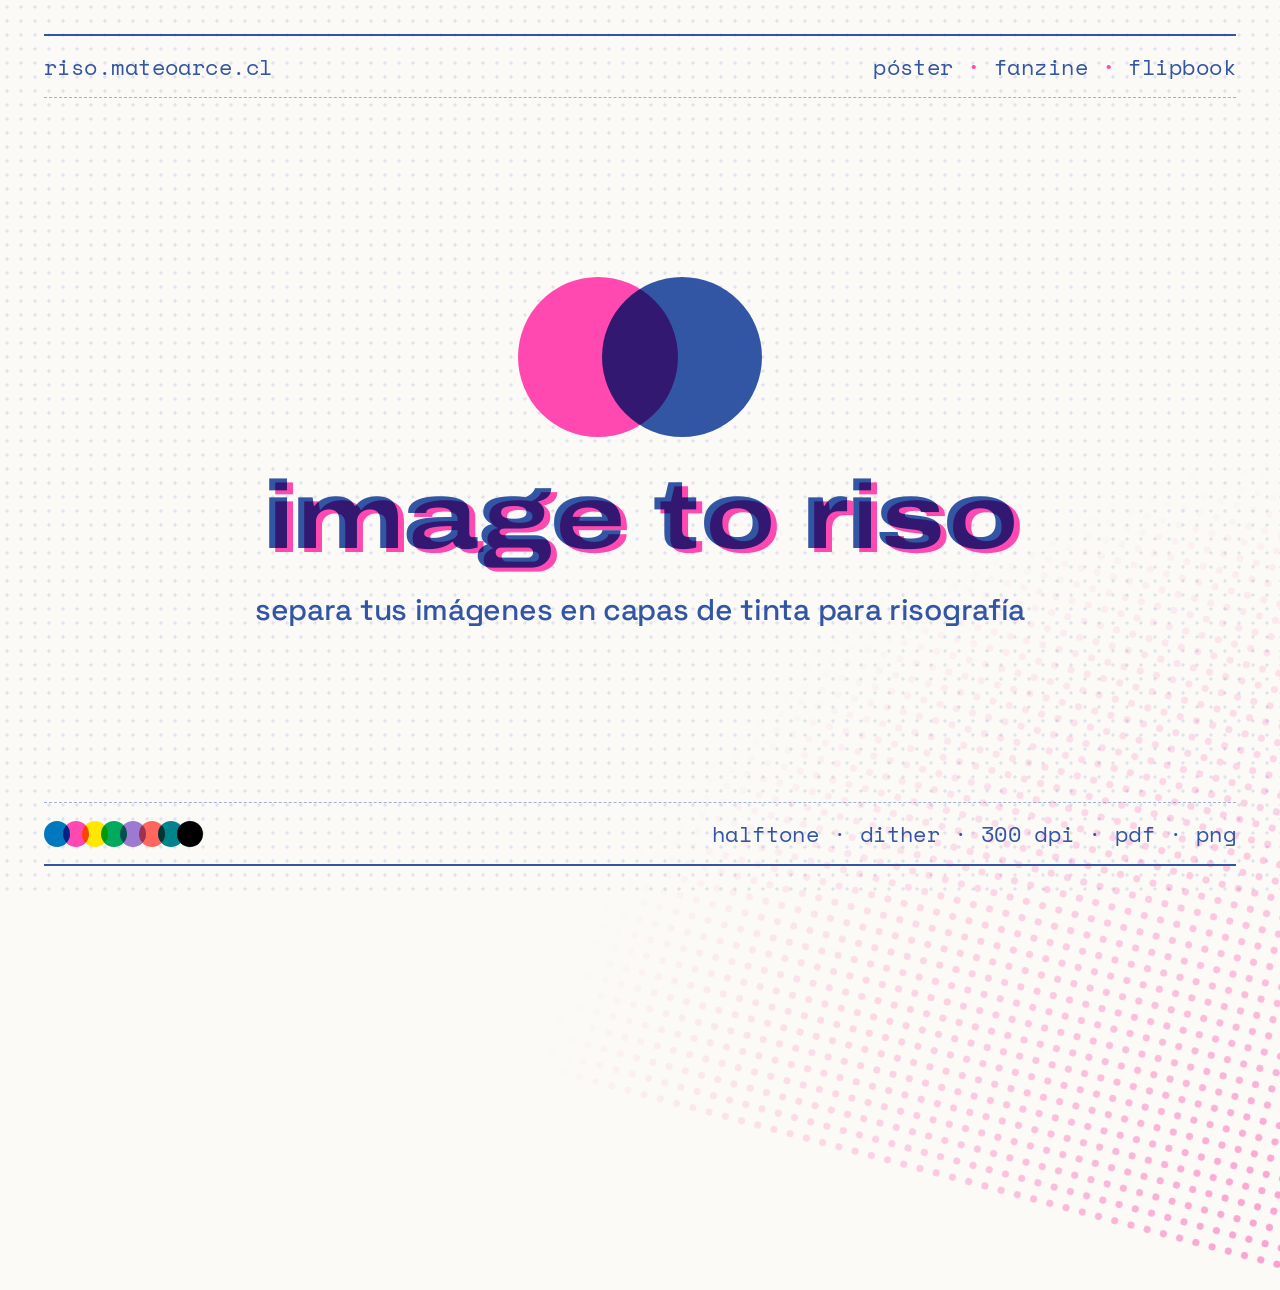
<file: img/og-banner.html>
<!doctype html>
<!--
  og-banner.html — source of img/og-image.png (link preview for WhatsApp,
  Instagram, iMessage…). 1200 × 630. A still of the logo animation: the two
  inks overprinted, slightly out of register. Regenerate with:

  "/Applications/Google Chrome.app/Contents/MacOS/Google Chrome" --headless=new \
    --hide-scrollbars --window-size=1200,630 --virtual-time-budget=6000 \
    --screenshot=img/og-image.png img/og-banner.html
-->
<html lang="es">
  <head>
    <meta charset="utf-8" />
    <link
      href="https://fonts.googleapis.com/css2?family=Space+Grotesk:wght@500;700&family=Space+Mono:wght@400;700&display=block"
      rel="stylesheet"
    />
    <link
      href="https://fonts.googleapis.com/css2?family=Archivo:wdth,wght@125,800&text=image%20to%20riso&display=block"
      rel="stylesheet"
    />
    <style>
      :root {
        --blue: #3255a4;
        --pink: #ff48b0;
        --yellow: #ffe800;
        --paper: #fbfaf6;
      }
      * {
        box-sizing: border-box;
        margin: 0;
        padding: 0;
      }
      html,
      body {
        width: 1200px;
        height: 630px;
        overflow: hidden;
        background: var(--paper);
        color: var(--blue);
        font-family: "Space Grotesk", sans-serif;
      }
      /* faint halftone screen + a pink one fading in from the corner */
      body::before,
      body::after {
        content: "";
        position: absolute;
        inset: 0;
      }
      body::before {
        background-image: radial-gradient(color-mix(in srgb, var(--blue) 14%, transparent) 1.4px, transparent 1.8px);
        background-size: 14px 14px;
      }
      body::after {
        background-image: radial-gradient(var(--pink) 2.4px, transparent 2.8px);
        background-size: 12px 12px;
        transform: rotate(15deg) scale(1.4);
        -webkit-mask-image: radial-gradient(circle at 100% 100%, #000 0%, transparent 38%);
        mask-image: radial-gradient(circle at 100% 100%, #000 0%, transparent 38%);
        opacity: 0.55;
        mix-blend-mode: multiply;
      }
      .frame {
        position: absolute;
        inset: 34px 44px;
        display: flex;
        flex-direction: column;
        border-top: 2px solid var(--blue);
        border-bottom: 2px solid var(--blue);
        z-index: 1;
      }
      .bar {
        display: flex;
        justify-content: space-between;
        align-items: center;
        padding: 14px 0;
        font-family: "Space Mono", monospace;
        font-size: 22px;
        letter-spacing: 0.02em;
      }
      .bar b {
        color: var(--pink);
      }
      .bar.bottom {
        border-top: 1px dashed color-mix(in srgb, var(--blue) 45%, transparent);
      }
      .bar.top {
        border-bottom: 1px dashed color-mix(in srgb, var(--blue) 45%, transparent);
      }
      .hero {
        flex: 1;
        display: flex;
        flex-direction: column;
        align-items: center;
        justify-content: center;
        gap: 26px;
      }
      .mark {
        width: 300px;
        height: 170px;
        isolation: isolate;
        overflow: visible;
      }
      .mark circle {
        mix-blend-mode: multiply;
      }
      .word {
        display: inline-grid;
        isolation: isolate;
        font-family: "Archivo", sans-serif;
        font-weight: 800;
        font-stretch: 125%;
        font-size: 96px;
        line-height: 1;
        letter-spacing: -0.01em;
      }
      .word span {
        grid-area: 1 / 1;
        mix-blend-mode: multiply;
      }
      .word .p {
        color: var(--pink);
        transform: translate(6px, 4px);
      }
      .word .b {
        color: var(--blue);
      }
      .tag {
        font-size: 30px;
        font-weight: 500;
        letter-spacing: -0.01em;
      }
      .inks {
        display: flex;
        isolation: isolate;
      }
      .inks i {
        width: 26px;
        height: 26px;
        border-radius: 50%;
        margin-left: -7px;
        mix-blend-mode: multiply;
      }
    </style>
  </head>
  <body>
    <div class="frame">
      <div class="bar top">
        <span>riso.mateoarce.cl</span>
        <span>póster <b>·</b> fanzine <b>·</b> flipbook</span>
      </div>

      <div class="hero">
        <!-- the logo, frozen mid-overprint -->
        <svg class="mark" viewBox="0 0 300 170" aria-hidden="true">
          <circle cx="108" cy="85" r="80" fill="#FF48B0" />
          <circle cx="192" cy="85" r="80" fill="#3255A4" />
        </svg>
        <div class="word"><span class="p">image to riso</span><span class="b">image to riso</span></div>
        <p class="tag">separa tus imágenes en capas de tinta para risografía</p>
      </div>

      <div class="bar bottom">
        <span class="inks">
          <i style="background:#0078bf;margin-left:0"></i><i style="background:#ff48b0"></i><i style="background:#ffe800"></i><i style="background:#00a95c"></i><i style="background:#9d7ad2"></i><i style="background:#ff665e"></i><i style="background:#00838a"></i><i style="background:#000"></i>
        </span>
        <span>halftone · dither · 300 dpi · pdf · png</span>
      </div>
    </div>
  </body>
</html>
</file>
